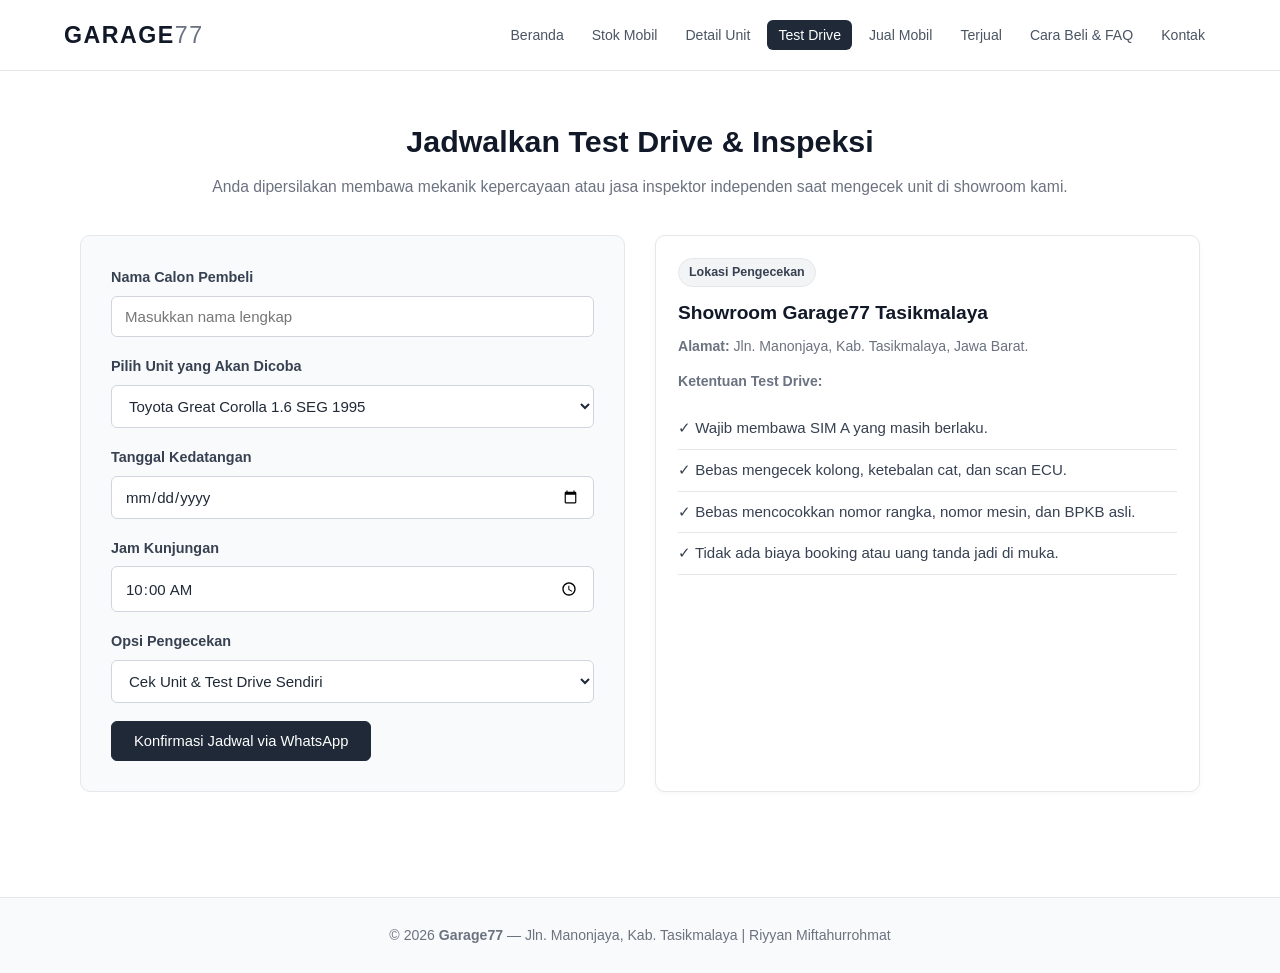
<file: booking.html>
<!DOCTYPE html>
<html lang="id">
<head>
    <meta charset="UTF-8">
    <meta name="viewport" content="width=device-width, initial-scale=1.0">
    <title>Booking Test Drive & Inspeksi - Garage77</title>
    <link rel="stylesheet" href="style.css">
</head>
<body>
    <header id="riyyan_header">
        <div class="riyyan_nav_wrap">
            <a href="index.html" class="riyyan_logo">GARAGE<span>77</span></a>
            <button id="riyyan_menu_btn">&#9776;</button>
            <ul id="riyyan_nav_list">
                <li><a href="index.html" class="riyyan_nav_item">Beranda</a></li>
                <li><a href="katalog.html" class="riyyan_nav_item">Stok Mobil</a></li>
                <li><a href="detail.html" class="riyyan_nav_item">Detail Unit</a></li>
                <li><a href="booking.html" class="riyyan_nav_item riyyan_aktif">Test Drive</a></li>
                <li><a href="jual-mobil.html" class="riyyan_nav_item">Jual Mobil</a></li>
                <li><a href="terjual.html" class="riyyan_nav_item">Terjual</a></li>
                <li><a href="faq.html" class="riyyan_nav_item">Cara Beli & FAQ</a></li>
                <li><a href="contact.html" class="riyyan_nav_item">Kontak</a></li>
            </ul>
        </div>
    </header>

    <main class="riyyan_container">
        <h2 class="riyyan_section_title">Jadwalkan Test Drive & Inspeksi</h2>
        <p class="riyyan_section_sub">Anda dipersilakan membawa mekanik kepercayaan atau jasa inspektor independen saat mengecek unit di showroom kami.</p>

        <div class="riyyan_grid_2">
            <div class="riyyan_form_box">
                <form id="riyyan_booking_form">
                    <div class="riyyan_field">
                        <label class="riyyan_label">Nama Calon Pembeli</label>
                        <input type="text" id="riyyan_book_nama" class="riyyan_input" placeholder="Masukkan nama lengkap" required>
                    </div>
                    <div class="riyyan_field">
                        <label class="riyyan_label">Pilih Unit yang Akan Dicoba</label>
                        <select id="riyyan_book_unit" class="riyyan_select">
                            <option value="Toyota Great Corolla 1.6 SEG 1995">Toyota Great Corolla 1.6 SEG 1995</option>
                            <option value="Suzuki Swift ST 1.5 2008">Suzuki Swift ST 1.5 2008</option>
                            <option value="Honda HR-V 1.8 Prestige Sunroof 2016">Honda HR-V 1.8 Prestige Sunroof 2016</option>
                            <option value="Honda Civic FB 2.0 AT 2013">Honda Civic FB 2.0 AT 2013</option>
                            <option value="Toyota Camry 2.4 V XV30 2005">Toyota Camry 2.4 V XV30 2005</option>
                        </select>
                    </div>
                    <div class="riyyan_field">
                        <label class="riyyan_label">Tanggal Kedatangan</label>
                        <input type="date" id="riyyan_book_tanggal" class="riyyan_input" required>
                    </div>
                    <div class="riyyan_field">
                        <label class="riyyan_label">Jam Kunjungan</label>
                        <input type="time" id="riyyan_book_jam" class="riyyan_input" value="10:00" required>
                    </div>
                    <div class="riyyan_field">
                        <label class="riyyan_label">Opsi Pengecekan</label>
                        <select id="riyyan_book_inspektor" class="riyyan_select">
                            <option value="Cek Unit & Test Drive Sendiri">Cek Unit & Test Drive Sendiri</option>
                            <option value="Membawa Mekanik Pribadi / Inspektor Independen">Membawa Mekanik Pribadi / Inspektor Independen</option>
                        </select>
                    </div>
                    <button type="submit" class="riyyan_btn">Konfirmasi Jadwal via WhatsApp</button>
                </form>
            </div>

            <div class="riyyan_card">
                <div class="riyyan_card_body">
                    <div>
                        <span class="riyyan_badge">Lokasi Pengecekan</span>
                        <h3 class="riyyan_card_title">Showroom Garage77 Tasikmalaya</h3>
                        <p class="riyyan_meta"><strong>Alamat:</strong> Jln. Manonjaya, Kab. Tasikmalaya, Jawa Barat.</p>
                        <p class="riyyan_meta"><strong>Ketentuan Test Drive:</strong></p>
                        <ul class="riyyan_check_list">
                            <li>&#10003; Wajib membawa SIM A yang masih berlaku.</li>
                            <li>&#10003; Bebas mengecek kolong, ketebalan cat, dan scan ECU.</li>
                            <li>&#10003; Bebas mencocokkan nomor rangka, nomor mesin, dan BPKB asli.</li>
                            <li>&#10003; Tidak ada biaya booking atau uang tanda jadi di muka.</li>
                        </ul>
                    </div>
                </div>
            </div>
        </div>
    </main>

    <footer id="riyyan_footer">
        <p>&copy; 2026 <strong>Garage77</strong> — Jln. Manonjaya, Kab. Tasikmalaya | Riyyan Miftahurrohmat</p>
    </footer>

    <script src="script.js"></script>
</body>
</html>
</file>
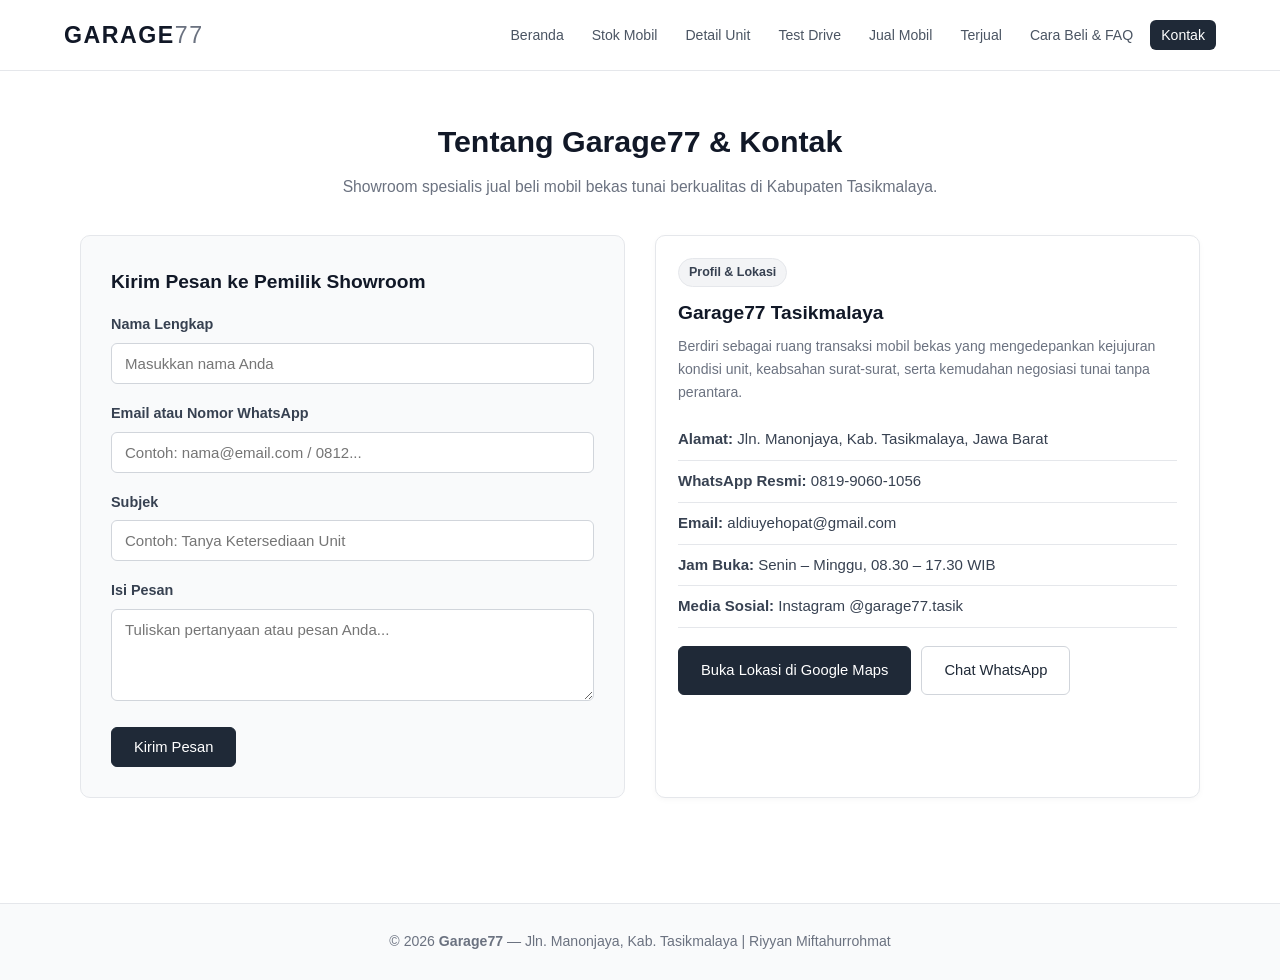
<file: contact.html>
<!DOCTYPE html>
<html lang="id">
<head>
    <meta charset="UTF-8">
    <meta name="viewport" content="width=device-width, initial-scale=1.0">
    <title>Tentang Kami & Kontak - Garage77</title>
    <link rel="stylesheet" href="style.css">
</head>
<body>
    <header id="riyyan_header">
        <div class="riyyan_nav_wrap">
            <a href="index.html" class="riyyan_logo">GARAGE<span>77</span></a>
            <button id="riyyan_menu_btn">&#9776;</button>
            <ul id="riyyan_nav_list">
                <li><a href="index.html" class="riyyan_nav_item">Beranda</a></li>
                <li><a href="katalog.html" class="riyyan_nav_item">Stok Mobil</a></li>
                <li><a href="detail.html" class="riyyan_nav_item">Detail Unit</a></li>
                <li><a href="booking.html" class="riyyan_nav_item">Test Drive</a></li>
                <li><a href="jual-mobil.html" class="riyyan_nav_item">Jual Mobil</a></li>
                <li><a href="terjual.html" class="riyyan_nav_item">Terjual</a></li>
                <li><a href="faq.html" class="riyyan_nav_item">Cara Beli & FAQ</a></li>
                <li><a href="contact.html" class="riyyan_nav_item riyyan_aktif">Kontak</a></li>
            </ul>
        </div>
    </header>

    <main class="riyyan_container">
        <h2 class="riyyan_section_title">Tentang Garage77 & Kontak</h2>
        <p class="riyyan_section_sub">Showroom spesialis jual beli mobil bekas tunai berkualitas di Kabupaten Tasikmalaya.</p>

        <div class="riyyan_grid_2">
            <div class="riyyan_form_box">
                <h3 class="riyyan_card_title" style="margin-bottom: 15px;">Kirim Pesan ke Pemilik Showroom</h3>
                <form id="riyyan_contact_form">
                    <div class="riyyan_field">
                        <label class="riyyan_label" for="riyyan_cnt_nama">Nama Lengkap</label>
                        <input type="text" id="riyyan_cnt_nama" class="riyyan_input" placeholder="Masukkan nama Anda" required>
                    </div>
                    <div class="riyyan_field">
                        <label class="riyyan_label" for="riyyan_cnt_kontak">Email atau Nomor WhatsApp</label>
                        <input type="text" id="riyyan_cnt_kontak" class="riyyan_input" placeholder="Contoh: nama@email.com / 0812..." required>
                    </div>
                    <div class="riyyan_field">
                        <label class="riyyan_label" for="riyyan_cnt_subjek">Subjek</label>
                        <input type="text" id="riyyan_cnt_subjek" class="riyyan_input" placeholder="Contoh: Tanya Ketersediaan Unit" required>
                    </div>
                    <div class="riyyan_field">
                        <label class="riyyan_label" for="riyyan_cnt_pesan">Isi Pesan</label>
                        <textarea id="riyyan_cnt_pesan" class="riyyan_textarea" rows="4" placeholder="Tuliskan pertanyaan atau pesan Anda..." required></textarea>
                    </div>
                    <button type="submit" class="riyyan_btn">Kirim Pesan</button>
                </form>
                <div id="riyyan_cnt_notif" class="riyyan_notif"></div>
            </div>

            <div class="riyyan_card">
                <div class="riyyan_card_body">
                    <div>
                        <span class="riyyan_badge">Profil & Lokasi</span>
                        <h3 class="riyyan_card_title">Garage77 Tasikmalaya</h3>
                        <p class="riyyan_meta">Berdiri sebagai ruang transaksi mobil bekas yang mengedepankan kejujuran kondisi unit, keabsahan surat-surat, serta kemudahan negosiasi tunai tanpa perantara.</p>
                        <ul class="riyyan_check_list">
                            <li><strong>Alamat:</strong> Jln. Manonjaya, Kab. Tasikmalaya, Jawa Barat</li>
                            <li><strong>WhatsApp Resmi:</strong> 0819-9060-1056</li>
                            <li><strong>Email:</strong> aldiuyehopat@gmail.com</li>
                            <li><strong>Jam Buka:</strong> Senin – Minggu, 08.30 – 17.30 WIB</li>
                            <li><strong>Media Sosial:</strong> Instagram @garage77.tasik</li>
                        </ul>
                        <div style="margin-top: 18px; display: flex; gap: 10px; flex-wrap: wrap;">
                            <a href="https://google.com" target="_blank" class="riyyan_btn">Buka Lokasi di Google Maps</a>
                            <a href="https://wa.me" target="_blank" class="riyyan_btn riyyan_btn_light">Chat WhatsApp</a>
                        </div>
                    </div>
                </div>
            </div>
        </div>
    </main>

    <footer id="riyyan_footer">
        <p>&copy; 2026 <strong>Garage77</strong> — Jln. Manonjaya, Kab. Tasikmalaya | Riyyan Miftahurrohmat</p>
    </footer>

    <script src="script.js"></script>
</body>
</html>
</file>
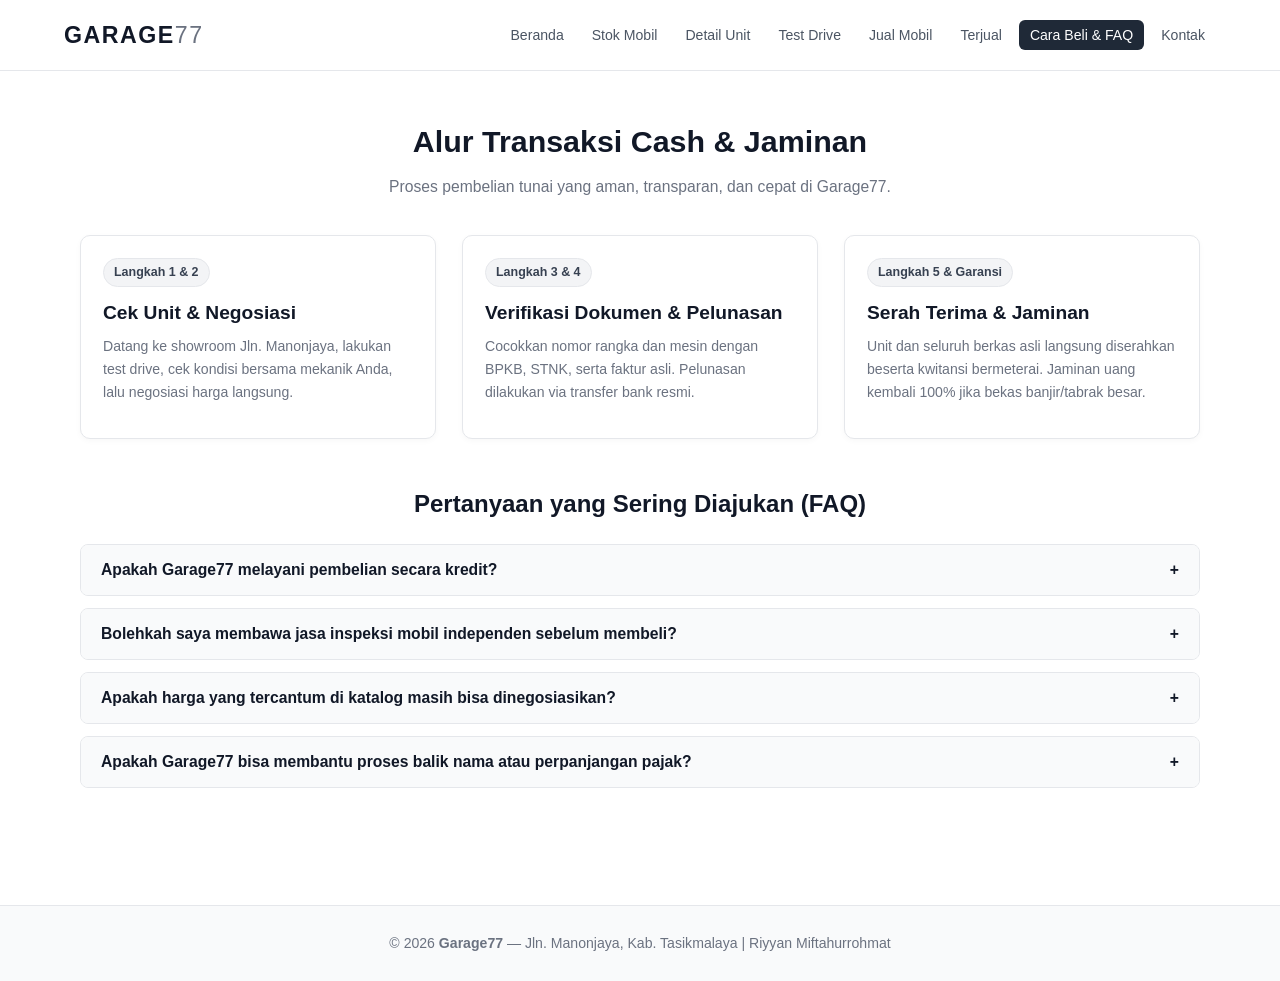
<file: faq.html>
<!DOCTYPE html>
<html lang="id">
<head>
    <meta charset="UTF-8">
    <meta name="viewport" content="width=device-width, initial-scale=1.0">
    <title>Alur Pembelian Cash & FAQ - Garage77</title>
    <link rel="stylesheet" href="style.css">
</head>
<body>
    <header id="riyyan_header">
        <div class="riyyan_nav_wrap">
            <a href="index.html" class="riyyan_logo">GARAGE<span>77</span></a>
            <button id="riyyan_menu_btn">&#9776;</button>
            <ul id="riyyan_nav_list">
                <li><a href="index.html" class="riyyan_nav_item">Beranda</a></li>
                <li><a href="katalog.html" class="riyyan_nav_item">Stok Mobil</a></li>
                <li><a href="detail.html" class="riyyan_nav_item">Detail Unit</a></li>
                <li><a href="booking.html" class="riyyan_nav_item">Test Drive</a></li>
                <li><a href="jual-mobil.html" class="riyyan_nav_item">Jual Mobil</a></li>
                <li><a href="terjual.html" class="riyyan_nav_item">Terjual</a></li>
                <li><a href="faq.html" class="riyyan_nav_item riyyan_aktif">Cara Beli & FAQ</a></li>
                <li><a href="contact.html" class="riyyan_nav_item">Kontak</a></li>
            </ul>
        </div>
    </header>

    <main class="riyyan_container">
        <h2 class="riyyan_section_title">Alur Transaksi Cash & Jaminan</h2>
        <p class="riyyan_section_sub">Proses pembelian tunai yang aman, transparan, dan cepat di Garage77.</p>

        <div class="riyyan_grid_3" style="margin-bottom: 45px;">
            <div class="riyyan_card">
                <div class="riyyan_card_body">
                    <span class="riyyan_badge">Langkah 1 & 2</span>
                    <h3 class="riyyan_card_title">Cek Unit & Negosiasi</h3>
                    <p class="riyyan_meta">Datang ke showroom Jln. Manonjaya, lakukan test drive, cek kondisi bersama mekanik Anda, lalu negosiasi harga langsung.</p>
                </div>
            </div>
            <div class="riyyan_card">
                <div class="riyyan_card_body">
                    <span class="riyyan_badge">Langkah 3 & 4</span>
                    <h3 class="riyyan_card_title">Verifikasi Dokumen & Pelunasan</h3>
                    <p class="riyyan_meta">Cocokkan nomor rangka dan mesin dengan BPKB, STNK, serta faktur asli. Pelunasan dilakukan via transfer bank resmi.</p>
                </div>
            </div>
            <div class="riyyan_card">
                <div class="riyyan_card_body">
                    <span class="riyyan_badge">Langkah 5 & Garansi</span>
                    <h3 class="riyyan_card_title">Serah Terima & Jaminan</h3>
                    <p class="riyyan_meta">Unit dan seluruh berkas asli langsung diserahkan beserta kwitansi bermeterai. Jaminan uang kembali 100% jika bekas banjir/tabrak besar.</p>
                </div>
            </div>
        </div>

        <h3 class="riyyan_section_title" style="font-size: 1.5rem; margin-bottom: 20px;">Pertanyaan yang Sering Diajukan (FAQ)</h3>

        <div class="riyyan_faq_item">
            <button class="riyyan_faq_q">Apakah Garage77 melayani pembelian secara kredit? <span>+</span></button>
            <div class="riyyan_faq_a">Saat ini kami berfokus pada transaksi tunai (cash) agar pembeli mendapatkan harga terbaik tanpa beban bunga, biaya administrasi leasing, maupun kewajiban asuransi tambahan.</div>
        </div>

        <div class="riyyan_faq_item">
            <button class="riyyan_faq_q">Bolehkah saya membawa jasa inspeksi mobil independen sebelum membeli? <span>+</span></button>
            <div class="riyyan_faq_a">Sangat diperbolehkan. Kami menyediakan area pengecekan yang nyaman dan mempersilakan inspektor independen memeriksa seluruh bagian mobil sebelum transaksi terjadi.</div>
        </div>

        <div class="riyyan_faq_item">
            <button class="riyyan_faq_q">Apakah harga yang tercantum di katalog masih bisa dinegosiasikan? <span>+</span></button>
            <div class="riyyan_faq_a">Ya, sebagian besar unit berstatus Cash Nego. Negosiasi terbaik dapat dilakukan setelah Anda melihat dan mencoba kondisi fisik mobil secara langsung di showroom.</div>
        </div>

        <div class="riyyan_faq_item">
            <button class="riyyan_faq_q">Apakah Garage77 bisa membantu proses balik nama atau perpanjangan pajak? <span>+</span></button>
            <div class="riyyan_faq_a">Bisa. Kami memiliki biro jasa rekanan resmi untuk membantu proses mutasi maupun balik nama (BBN) wilayah Samsat Tasikmalaya dan Jawa Barat.</div>
        </div>
    </main>

    <footer id="riyyan_footer">
        <p>&copy; 2026 <strong>Garage77</strong> — Jln. Manonjaya, Kab. Tasikmalaya | Riyyan Miftahurrohmat</p>
    </footer>

    <script src="script.js"></script>
</body>
</html>
</file>
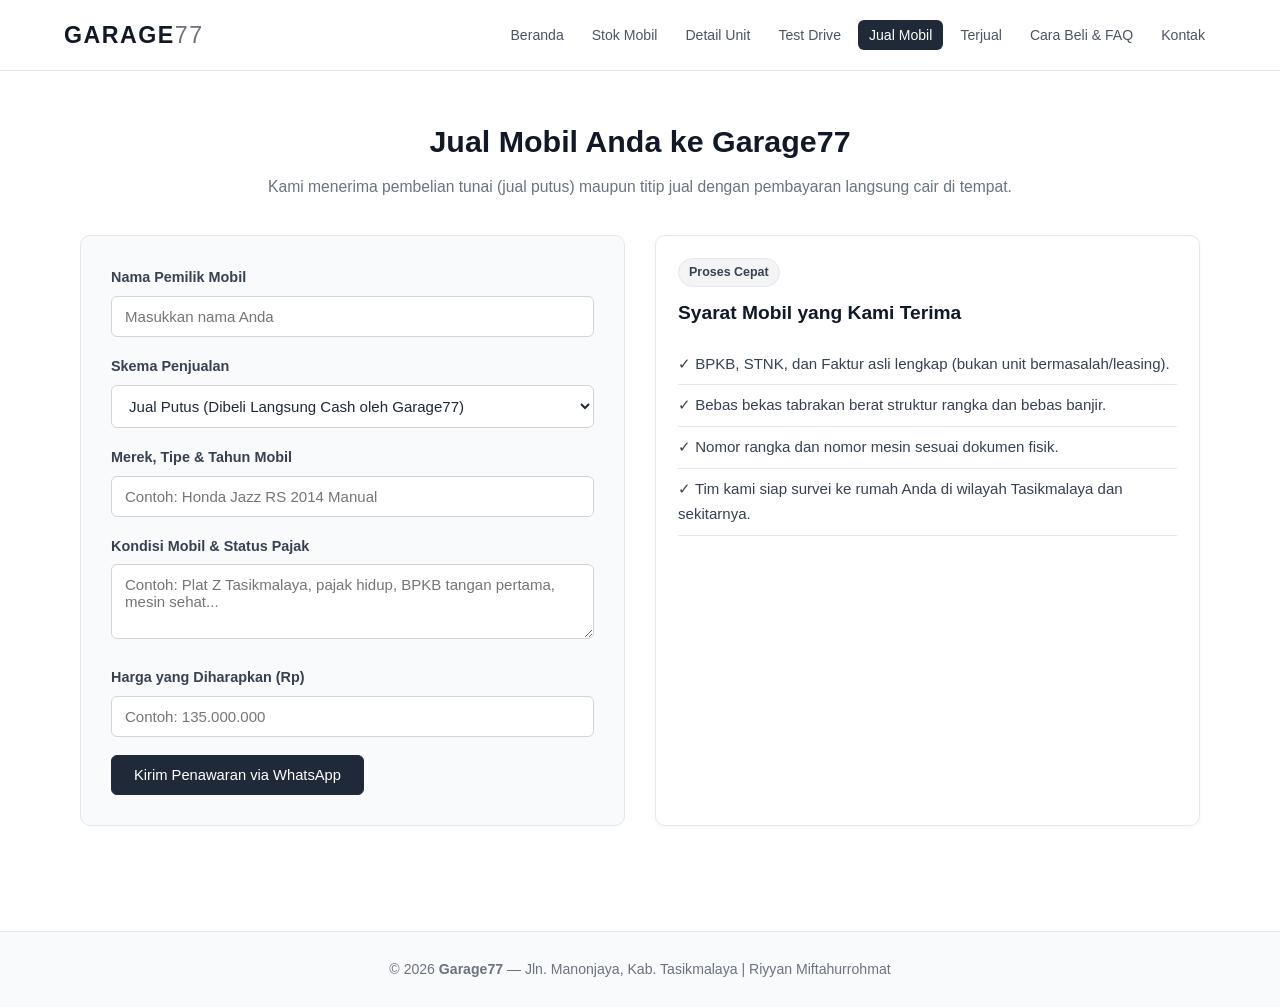
<file: jual-mobil.html>
<!DOCTYPE html>
<html lang="id">
<head>
    <meta charset="UTF-8">
    <meta name="viewport" content="width=device-width, initial-scale=1.0">
    <title>Jual Mobil Anda Secara Tunai - Garage77</title>
    <link rel="stylesheet" href="style.css">
</head>
<body>
    <header id="riyyan_header">
        <div class="riyyan_nav_wrap">
            <a href="index.html" class="riyyan_logo">GARAGE<span>77</span></a>
            <button id="riyyan_menu_btn">&#9776;</button>
            <ul id="riyyan_nav_list">
                <li><a href="index.html" class="riyyan_nav_item">Beranda</a></li>
                <li><a href="katalog.html" class="riyyan_nav_item">Stok Mobil</a></li>
                <li><a href="detail.html" class="riyyan_nav_item">Detail Unit</a></li>
                <li><a href="booking.html" class="riyyan_nav_item">Test Drive</a></li>
                <li><a href="jual-mobil.html" class="riyyan_nav_item riyyan_aktif">Jual Mobil</a></li>
                <li><a href="terjual.html" class="riyyan_nav_item">Terjual</a></li>
                <li><a href="faq.html" class="riyyan_nav_item">Cara Beli & FAQ</a></li>
                <li><a href="contact.html" class="riyyan_nav_item">Kontak</a></li>
            </ul>
        </div>
    </header>

    <main class="riyyan_container">
        <h2 class="riyyan_section_title">Jual Mobil Anda ke Garage77</h2>
        <p class="riyyan_section_sub">Kami menerima pembelian tunai (jual putus) maupun titip jual dengan pembayaran langsung cair di tempat.</p>

        <div class="riyyan_grid_2">
            <div class="riyyan_form_box">
                <form id="riyyan_jual_form">
                    <div class="riyyan_field">
                        <label class="riyyan_label">Nama Pemilik Mobil</label>
                        <input type="text" id="riyyan_jual_nama" class="riyyan_input" placeholder="Masukkan nama Anda" required>
                    </div>
                    <div class="riyyan_field">
                        <label class="riyyan_label">Skema Penjualan</label>
                        <select id="riyyan_jual_tipe" class="riyyan_select">
                            <option value="Jual Putus (Dibeli Langsung Cash oleh Garage77)">Jual Putus (Dibeli Langsung Cash oleh Garage77)</option>
                            <option value="Titip Jual di Showroom Garage77">Titip Jual di Showroom Garage77</option>
                        </select>
                    </div>
                    <div class="riyyan_field">
                        <label class="riyyan_label">Merek, Tipe & Tahun Mobil</label>
                        <input type="text" id="riyyan_jual_mobil" class="riyyan_input" placeholder="Contoh: Honda Jazz RS 2014 Manual" required>
                    </div>
                    <div class="riyyan_field">
                        <label class="riyyan_label">Kondisi Mobil & Status Pajak</label>
                        <textarea id="riyyan_jual_kondisi" class="riyyan_textarea" rows="3" placeholder="Contoh: Plat Z Tasikmalaya, pajak hidup, BPKB tangan pertama, mesin sehat..." required></textarea>
                    </div>
                    <div class="riyyan_field">
                        <label class="riyyan_label">Harga yang Diharapkan (Rp)</label>
                        <input type="text" id="riyyan_jual_harga" class="riyyan_input" placeholder="Contoh: 135.000.000" required>
                    </div>
                    <button type="submit" class="riyyan_btn">Kirim Penawaran via WhatsApp</button>
                </form>
            </div>

            <div class="riyyan_card">
                <div class="riyyan_card_body">
                    <div>
                        <span class="riyyan_badge">Proses Cepat</span>
                        <h3 class="riyyan_card_title">Syarat Mobil yang Kami Terima</h3>
                        <ul class="riyyan_check_list">
                            <li>&#10003; BPKB, STNK, dan Faktur asli lengkap (bukan unit bermasalah/leasing).</li>
                            <li>&#10003; Bebas bekas tabrakan berat struktur rangka dan bebas banjir.</li>
                            <li>&#10003; Nomor rangka dan nomor mesin sesuai dokumen fisik.</li>
                            <li>&#10003; Tim kami siap survei ke rumah Anda di wilayah Tasikmalaya dan sekitarnya.</li>
                        </ul>
                    </div>
                </div>
            </div>
        </div>
    </main>

    <footer id="riyyan_footer">
        <p>&copy; 2026 <strong>Garage77</strong> — Jln. Manonjaya, Kab. Tasikmalaya | Riyyan Miftahurrohmat</p>
    </footer>

    <script src="script.js"></script>
</body>
</html>
</file>
<file: style.css>
* {
    margin: 0;
    padding: 0;
    box-sizing: border-box;
    font-family: -apple-system, BlinkMacSystemFont, 'Segoe UI', Roboto, Arial, sans-serif;
}

body {
    background-color: #ffffff;
    color: #1f2937;
    line-height: 1.65;
    display: flex;
    flex-direction: column;
    min-height: 100vh;
}

#riyyan_header {
    background-color: #ffffff;
    border-bottom: 1px solid #e5e7eb;
    padding: 16px 5%;
    position: sticky;
    top: 0;
    z-index: 1000;
}

.riyyan_nav_wrap {
    display: flex;
    justify-content: space-between;
    align-items: center;
    max-width: 1200px;
    margin: 0 auto;
}

.riyyan_logo {
    font-size: 1.45rem;
    font-weight: 800;
    color: #111827;
    text-decoration: none;
    letter-spacing: 1.5px;
}

.riyyan_logo span {
    color: #6b7280;
    font-weight: 500;
}

#riyyan_nav_list {
    display: flex;
    list-style: none;
    gap: 6px;
}

.riyyan_nav_item {
    color: #4b5563;
    text-decoration: none;
    font-weight: 500;
    padding: 7px 11px;
    border-radius: 6px;
    font-size: 0.88rem;
    transition: 0.2s;
}

.riyyan_nav_item:hover {
    background-color: #f3f4f6;
    color: #111827;
}

.riyyan_aktif {
    background-color: #1f2937;
    color: #ffffff !important;
}

#riyyan_menu_btn {
    display: none;
    background: #f9fafb;
    border: 1px solid #d1d5db;
    color: #1f2937;
    font-size: 1.3rem;
    padding: 4px 10px;
    border-radius: 6px;
    cursor: pointer;
}

#riyyan_hero {
    background: linear-gradient(rgba(17, 24, 39, 0.78), rgba(17, 24, 39, 0.85)), url('https://unsplash.com') center/cover;
    color: #ffffff;
    text-align: center;
    padding: 95px 20px;
}

.riyyan_hero_title {
    font-size: 2.5rem;
    font-weight: 700;
    margin-bottom: 14px;
}

.riyyan_hero_desc {
    font-size: 1.05rem;
    color: #e5e7eb;
    max-width: 680px;
    margin: 0 auto 30px auto;
}

.riyyan_search_box {
    max-width: 620px;
    margin: 0 auto;
    display: flex;
    background: #ffffff;
    padding: 6px;
    border-radius: 8px;
    gap: 6px;
}

.riyyan_search_input {
    flex: 1;
    border: none;
    padding: 12px 14px;
    font-size: 0.95rem;
    outline: none;
    color: #1f2937;
}

.riyyan_container {
    max-width: 1160px;
    margin: 45px auto;
    padding: 0 20px;
    flex: 1;
    width: 100%;
}

.riyyan_section_title {
    text-align: center;
    font-size: 1.9rem;
    color: #111827;
    margin-bottom: 8px;
}

.riyyan_section_sub {
    text-align: center;
    color: #6b7280;
    margin-bottom: 35px;
    font-size: 0.98rem;
}

.riyyan_btn {
    display: inline-block;
    background-color: #1f2937;
    color: #ffffff;
    padding: 11px 22px;
    border-radius: 6px;
    text-decoration: none;
    font-weight: 500;
    border: 1px solid #1f2937;
    cursor: pointer;
    font-size: 0.92rem;
    transition: 0.2s;
    text-align: center;
}

.riyyan_btn:hover {
    background-color: #374151;
}

.riyyan_btn_light {
    background-color: #ffffff;
    color: #1f2937;
    border: 1px solid #d1d5db;
}

.riyyan_btn_light:hover {
    background-color: #f3f4f6;
}

.riyyan_grid_3 {
    display: grid;
    grid-template-columns: repeat(auto-fit, minmax(300px, 1fr));
    gap: 26px;
}

.riyyan_grid_2 {
    display: grid;
    grid-template-columns: repeat(auto-fit, minmax(330px, 1fr));
    gap: 30px;
}

.riyyan_card {
    background: #ffffff;
    border: 1px solid #e5e7eb;
    border-radius: 10px;
    overflow: hidden;
    box-shadow: 0 2px 6px rgba(0,0,0,0.03);
    display: flex;
    flex-direction: column;
    transition: 0.25s;
}

.riyyan_card:hover {
    transform: translateY(-4px);
    box-shadow: 0 10px 22px rgba(0,0,0,0.06);
}

.riyyan_card_img {
    width: 100%;
    height: 205px;
    object-fit: cover;
    background-color: #f3f4f6;
}

.riyyan_card_body {
    padding: 22px;
    flex: 1;
    display: flex;
    flex-direction: column;
    justify-content: space-between;
}

.riyyan_card_title {
    font-size: 1.2rem;
    color: #111827;
    margin-bottom: 6px;
}

.riyyan_meta {
    font-size: 0.88rem;
    color: #6b7280;
    margin-bottom: 12px;
}

.riyyan_price {
    font-size: 1.2rem;
    font-weight: 700;
    color: #111827;
    margin: 10px 0 14px 0;
}

.riyyan_badge {
    display: inline-block;
    background-color: #f3f4f6;
    color: #374151;
    border: 1px solid #e5e7eb;
    padding: 3px 10px;
    border-radius: 20px;
    font-size: 0.78rem;
    font-weight: 600;
    margin-bottom: 10px;
    width: fit-content;
}

.riyyan_filter_bar {
    background-color: #f9fafb;
    border: 1px solid #e5e7eb;
    padding: 20px;
    border-radius: 10px;
    margin-bottom: 30px;
    display: grid;
    grid-template-columns: repeat(auto-fit, minmax(180px, 1fr));
    gap: 15px;
}

.riyyan_form_box {
    background-color: #f9fafb;
    border: 1px solid #e5e7eb;
    padding: 30px;
    border-radius: 10px;
}

.riyyan_field {
    margin-bottom: 18px;
}

.riyyan_label {
    display: block;
    font-weight: 600;
    font-size: 0.9rem;
    color: #374151;
    margin-bottom: 6px;
}

.riyyan_input, .riyyan_select, .riyyan_textarea {
    width: 100%;
    padding: 11px 13px;
    border: 1px solid #d1d5db;
    border-radius: 6px;
    background-color: #ffffff;
    color: #1f2937;
    font-size: 0.94rem;
}

.riyyan_input:focus, .riyyan_select:focus, .riyyan_textarea:focus {
    outline: none;
    border-color: #1f2937;
}

.riyyan_gallery_tabs {
    display: flex;
    gap: 8px;
    margin: 14px 0;
    flex-wrap: wrap;
}

.riyyan_tab_btn {
    padding: 7px 14px;
    border: 1px solid #d1d5db;
    background: #ffffff;
    color: #374151;
    border-radius: 6px;
    cursor: pointer;
    font-size: 0.85rem;
    font-weight: 500;
}

.riyyan_tab_btn.riyyan_tab_aktif {
    background: #1f2937;
    color: #ffffff;
    border-color: #1f2937;
}

.riyyan_detail_img {
    width: 100%;
    height: 360px;
    object-fit: cover;
    border-radius: 8px;
    border: 1px solid #e5e7eb;
}

.riyyan_check_list {
    list-style: none;
    margin: 15px 0;
}

.riyyan_check_list li {
    padding: 8px 0;
    border-bottom: 1px solid #e5e7eb;
    font-size: 0.94rem;
    color: #374151;
}

.riyyan_faq_item {
    border: 1px solid #e5e7eb;
    border-radius: 8px;
    margin-bottom: 12px;
    overflow: hidden;
}

.riyyan_faq_q {
    width: 100%;
    text-align: left;
    padding: 16px 20px;
    background-color: #f9fafb;
    border: none;
    font-weight: 600;
    font-size: 0.98rem;
    color: #111827;
    cursor: pointer;
    display: flex;
    justify-content: space-between;
}

.riyyan_faq_a {
    padding: 16px 20px;
    background-color: #ffffff;
    color: #4b5563;
    display: none;
    border-top: 1px solid #e5e7eb;
    font-size: 0.94rem;
}

.riyyan_notif {
    display: none;
    margin-top: 18px;
    padding: 15px;
    background-color: #f3f4f6;
    border-left: 4px solid #1f2937;
    color: #111827;
    font-size: 0.94rem;
}

.riyyan_float_wa {
    position: fixed;
    bottom: 22px;
    right: 22px;
    background-color: #1f2937;
    color: #ffffff;
    padding: 12px 18px;
    border-radius: 30px;
    text-decoration: none;
    font-size: 0.88rem;
    font-weight: 600;
    box-shadow: 0 4px 12px rgba(0,0,0,0.18);
    z-index: 999;
}

.riyyan_float_wa:hover {
    background-color: #374151;
}

#riyyan_footer {
    background-color: #f9fafb;
    border-top: 1px solid #e5e7eb;
    text-align: center;
    padding: 26px 20px;
    margin-top: 60px;
    color: #6b7280;
    font-size: 0.88rem;
}

@media screen and (max-width: 920px) {
    #riyyan_menu_btn {
        display: block;
    }

    #riyyan_nav_list {
        display: none;
        flex-direction: column;
        width: 100%;
        background-color: #ffffff;
        border-bottom: 1px solid #e5e7eb;
        position: absolute;
        top: 64px;
        left: 0;
        padding: 15px 5%;
    }

    #riyyan_nav_list.riyyan_show_nav {
        display: flex;
    }

    .riyyan_hero_title {
        font-size: 1.9rem;
    }

    .riyyan_search_box {
        flex-direction: column;
    }

    .riyyan_detail_img {
        height: 240px;
    }
}
</file>
